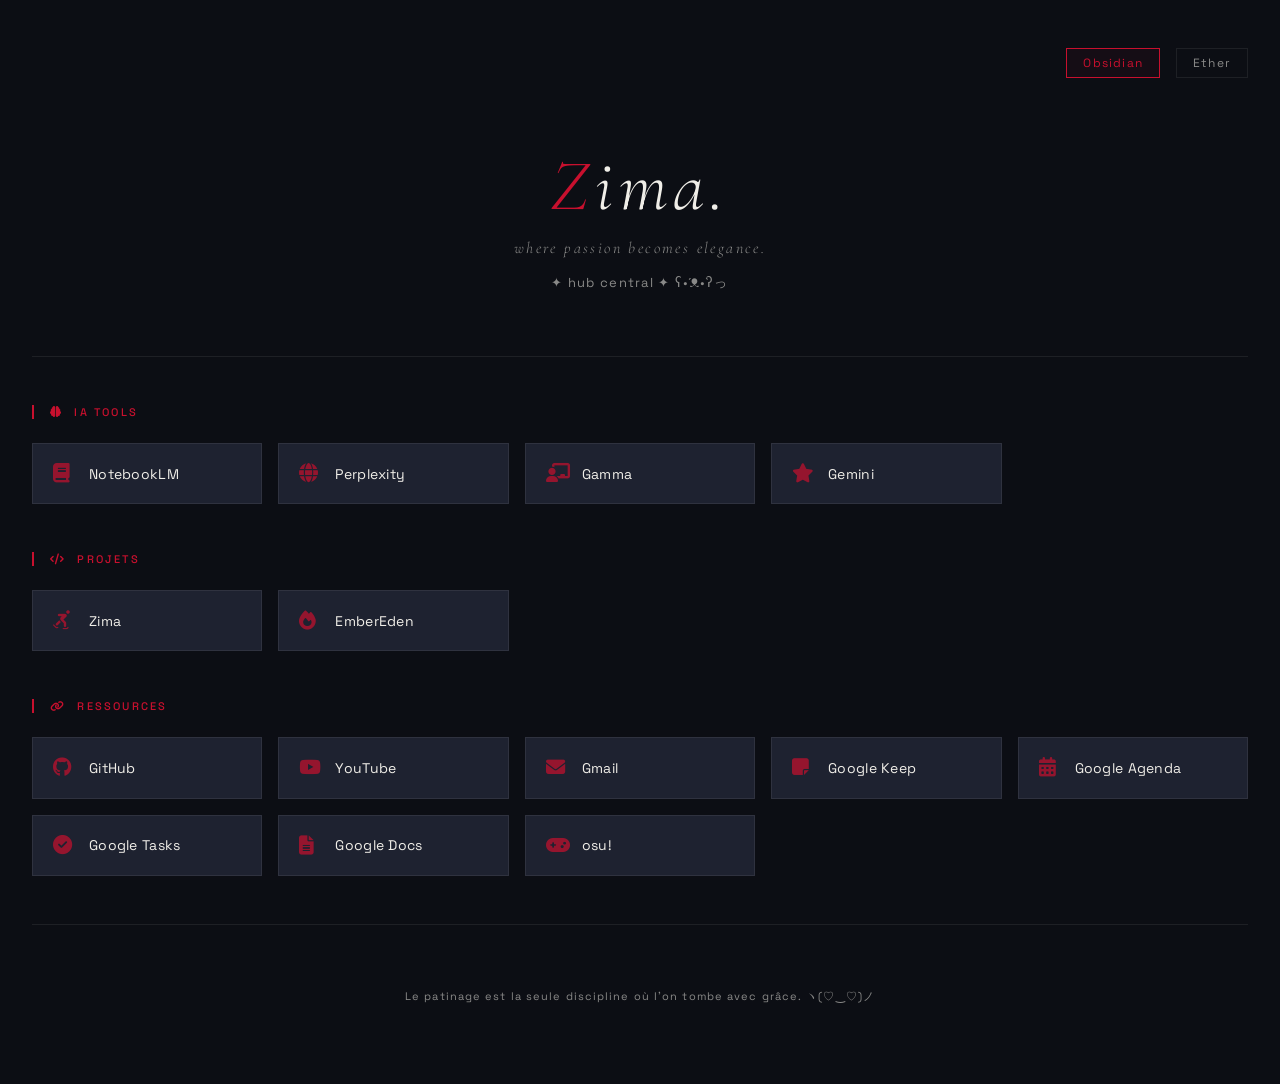
<file: Dashboard/index.html>
<!doctype html>
<html lang="fr">
  <head>
    <meta charset="UTF-8" />
    <meta name="viewport" content="width=device-width, initial-scale=1.0" />
    <title>Zima Hub · ʕ•́ᴥ•̀ʔっ</title>
    <link
      <!doctype html>
      <html lang="fr">
        <head>
          <meta charset="utf-8" />
          <meta name="viewport" content="width=device-width, initial-scale=1" />
          <title>Zima Hub · ʕ•́ᴥ•̀ʔっ</title>
          <link
            rel="icon"
            type="image/svg+xml"
            href="data:image/svg+xml,%3Csvg xmlns='http://www.w3.org/2000/svg' viewBox='0 0 100 100'%3E%3Crect width='100' height='100' fill='%230c0e14'/%3E%3Ctext x='50' y='68' font-family='Georgia, serif' font-style='italic' font-size='72' fill='%23c8102e' text-anchor='middle'%3EZ%3C/text%3E%3C/svg%3E"
          />
          <link
            rel="stylesheet"
            href="https://cdnjs.cloudflare.com/ajax/libs/font-awesome/6.5.1/css/all.min.css"
          />
          <link rel="stylesheet" href="css/dash.css" />
        </head>
        <body data-theme="obsidian">
          <div class="container">
            <div class="theme-switch">
              <button class="theme-btn active" data-theme-value="obsidian">Obsidian</button>
              <button class="theme-btn" data-theme-value="ether">Ether</button>
            </div>

            <header class="hub-header" role="banner">
              <h1><em>Z</em>ima.</h1>
              <h2>where passion becomes elegance.</h2>
              <p class="sub">✦ hub central ✦ ʕ•́ᴥ•̀ʔっ</p>
              <div id="status" class="status" aria-live="polite"></div>
            </header>

            <main>
              <section class="section" aria-labelledby="ia-title">
                <h3 id="ia-title" class="section-title"><i class="fas fa-brain"></i> IA tools</h3>
                <div class="grid">
                  <a href="https://notebooklm.google.com" target="_blank" rel="noopener" class="card">
                    <i class="fas fa-book"></i> NotebookLM
                  </a>
                  <a href="https://www.perplexity.ai" target="_blank" rel="noopener" class="card">
                    <i class="fas fa-globe"></i> Perplexity
                  </a>
                  <a href="https://gamma.app" target="_blank" rel="noopener" class="card">
                    <i class="fas fa-chalkboard-user"></i> Gamma
                  </a>
                  <a href="https://gemini.google.com" target="_blank" rel="noopener" class="card">
                    <i class="fas fa-star"></i> Gemini
                  </a>
                </div>
              </section>

              <section class="section" aria-labelledby="projets-title">
                <h3 id="projets-title" class="section-title"><i class="fas fa-code"></i> Projets</h3>
                <div class="grid">
                  <a href="https://zima-zeta.vercel.app/" target="_blank" rel="noopener" class="card"><i class="fas fa-person-skating"></i> Zima</a>
                  <a href="https://emberedensmp.strator.gg" target="_blank" rel="noopener" class="card"><i class="fas fa-fire"></i> EmberEden</a>
                </div>
              </section>

              <section class="section" aria-labelledby="ressources-title">
                <h3 id="ressources-title" class="section-title"><i class="fas fa-link"></i> Ressources</h3>
                <div class="grid">
                  <a href="https://github.com/Mish4ry" target="_blank" rel="noopener" class="card"><i class="fab fa-github"></i> GitHub</a>
                  <a href="https://www.youtube.com" target="_blank" rel="noopener" class="card"><i class="fab fa-youtube"></i> YouTube</a>
                  <a href="https://mail.google.com" target="_blank" rel="noopener" class="card"><i class="fas fa-envelope"></i> Gmail</a>
                  <a href="https://keep.google.com" target="_blank" rel="noopener" class="card"><i class="fas fa-sticky-note"></i> Google Keep</a>
                  <a href="https://calendar.google.com" target="_blank" rel="noopener" class="card"><i class="fas fa-calendar-alt"></i> Google Agenda</a>
                  <a href="https://tasks.google.com" target="_blank" rel="noopener" class="card"><i class="fas fa-check-circle"></i> Google Tasks</a>
                  <a href="https://docs.google.com/document/u/0/" target="_blank" rel="noopener" class="card"><i class="fas fa-file-alt"></i> Google Docs</a>
                  <a href="https://osu.ppy.sh/users/37847660" target="_blank" rel="noopener" class="card"><i class="fas fa-gamepad"></i> osu!</a>
                </div>
              </section>
            </main>

            <hr />
            <footer class="footer">Le patinage est la seule discipline où l'on tombe avec grâce. ヽ(♡‿♡)ノ</footer>
          </div>

          <script src="js/dah.js"></script>
          <script src="js/zima.js"></script>
        </body>
      </html>
      </div>
</file>
<file: Dashboard/css/dash.css>
@import url("https://fonts.googleapis.com/css2?family=Cormorant+Garamond:ital,wght@0,300;0,400;1,300;1,400&family=Space+Grotesk:wght@300;400;500&display=swap");

* {
  margin: 0;
  padding: 0;
  box-sizing: border-box;
}

:root {
  --font-display: "Cormorant Garamond", serif;
  --font-ui: "Space Grotesk", sans-serif;
}

:root,
[data-theme="obsidian"] {
  --bg-primary: #0c0e14;
  --bg-surface: #161920;
  --bg-card: #1e2230;
  --accent: #c8102e;
  --text-primary: #f0eee8;
  --text-secondary: rgba(240, 238, 232, 0.55);
  --border: rgba(240, 238, 232, 0.08);
}

body {
  background-color: var(--bg-primary);
  color: var(--text-primary);
  font-family: var(--font-ui);
  min-height: 100vh;
  padding: 3rem 2rem;
  transition:
    background-color 0.6s cubic-bezier(0.4, 0, 0.2, 1),
    color 0.6s cubic-bezier(0.4, 0, 0.2, 1);
}

.container {
  max-width: 1400px;
  margin: 0 auto;
}

.theme-switch {
  display: flex;
  justify-content: flex-end;
  gap: 1rem;
  margin-bottom: 2rem;
}

.theme-btn {
  background: transparent;
  border: 0.5px solid var(--border);
  padding: 6px 16px;
  font-family: var(--font-ui);
  font-size: 12px;
  letter-spacing: 0.1em;
  color: var(--text-secondary);
  cursor: pointer;
  transition: all 0.3s ease;
}

.theme-btn:hover {
  border-color: var(--accent);
  color: var(--accent);
}

.theme-btn.active {
  border-color: var(--accent);
  color: var(--accent);
  background: rgba(192, 16, 46, 0.05);
}

[data-theme="ether"] .theme-btn.active {
  background: rgba(155, 127, 212, 0.05);
}

[data-theme="lumine"] .theme-btn.active {
  background: rgba(184, 115, 51, 0.08);
}

/* Header */
.hub-header {
  text-align: center;
  padding: 2rem 0 4rem;
  border-bottom: 0.5px solid var(--border);
  margin-bottom: 3rem;
  transition: border-color 0.6s cubic-bezier(0.4, 0, 0.2, 1);
}

.hub-header h1 {
  font-family: var(--font-display);
  font-size: 72px;
  font-weight: 300;
  font-style: italic;
  letter-spacing: 0.08em;
  transition: color 0.6s cubic-bezier(0.4, 0, 0.2, 1);
}

.hub-header h1 em {
  color: var(--accent);
  font-style: italic;
  transition: color 0.6s cubic-bezier(0.4, 0, 0.2, 1);
}

.hub-header h2 {
  font-family: var(--font-display);
  font-style: italic;
  font-weight: 300;
  font-size: 16px;
  letter-spacing: 0.15em;
  color: var(--text-secondary);
  margin-top: 0.5rem;
  transition: color 0.6s cubic-bezier(0.4, 0, 0.2, 1);
}

.hub-header p {
  font-size: 13px;
  letter-spacing: 0.1em;
  color: var(--text-secondary);
  margin-top: 1rem;
  transition: color 0.6s cubic-bezier(0.4, 0, 0.2, 1);
}

/* Sections */
.section {
  margin-bottom: 3rem;
}

.section-title {
  font-family: var(--font-ui);
  font-size: 11px;
  font-weight: 500;
  letter-spacing: 0.2em;
  color: var(--accent);
  text-transform: uppercase;
  margin-bottom: 1.5rem;
  border-left: 2px solid var(--accent);
  padding-left: 1rem;
  transition:
    color 0.6s cubic-bezier(0.4, 0, 0.2, 1),
    border-left-color 0.6s cubic-bezier(0.4, 0, 0.2, 1);
}

.section-title i {
  margin-right: 6px;
  transition: color 0.6s cubic-bezier(0.4, 0, 0.2, 1);
}

/* Grid */
.grid {
  display: grid;
  grid-template-columns: repeat(auto-fill, minmax(200px, 1fr));
  gap: 1rem;
}

/* Cards */
.card {
  background: var(--bg-card);
  border: 0.5px solid var(--border);
  padding: 1.25rem;
  text-decoration: none;
  color: var(--text-primary);
  font-family: var(--font-ui);
  font-size: 14px;
  font-weight: 400;
  letter-spacing: 0.02em;
  transition: all 0.4s cubic-bezier(0.4, 0, 0.2, 1);
  display: flex;
  align-items: center;
  gap: 12px;
  cursor: pointer;
}

.card i {
  font-size: 1.2rem;
  width: 24px;
  color: var(--accent);
  opacity: 0.7;
  transition:
    color 0.6s cubic-bezier(0.4, 0, 0.2, 1),
    opacity 0.2s;
}

.card:hover {
  border-color: var(--accent);
  color: var(--accent);
  transform: translateY(-2px);
}

.card:hover i {
  opacity: 1;
}

/* Footer */
hr {
  border: none;
  border-top: 0.5px solid var(--border);
  margin: 2rem 0;
  transition: border-color 0.6s cubic-bezier(0.4, 0, 0.2, 1);
}

.footer {
  text-align: center;
  font-size: 11px;
  letter-spacing: 0.1em;
  color: var(--text-secondary);
  padding: 2rem 0;
  transition: color 0.6s cubic-bezier(0.4, 0, 0.2, 1);
}

/* ============================================
   THEMES
   ============================================ */

[data-theme="obsidian"] {
  --bg-primary: #0c0e14;
  --bg-surface: #161920;
  --bg-card: #1e2230;
  --accent: #c8102e;
  --text-primary: #f0eee8;
  --text-secondary: rgba(240, 238, 232, 0.55);
  --border: rgba(240, 238, 232, 0.08);
}

[data-theme="ether"] {
  --bg-primary: #1a1525;
  --bg-surface: #231d35;
  --bg-card: #2e2748;
  --accent: #9b7fd4;
  --text-primary: #ede8f5;
  --text-secondary: rgba(237, 232, 245, 0.55);
  --border: rgba(237, 232, 245, 0.08);
}

[data-theme="lumine"] {
  --bg-primary: #f5f3ef;
  --bg-surface: #ffffff;
  --bg-card: #ffffff;
  --accent: #b87333;
  --text-primary: #2c3e2f;
  --text-secondary: #8ba08b;
  --border: #e2e8e2;
}

/* ============================================
   AVATAR ZIMA AVEC IMAGE
   ============================================ */

.zima-avatar {
  position: fixed;
  bottom: 20px;
  right: 20px;
  z-index: 1000;
  width: 70px;
  height: 70px;
  filter: drop-shadow(0 4px 12px rgba(0, 0, 0, 0.15));
  transition: filter 0.3s ease;
}

.zima-avatar-img {
  width: 100%;
  height: 100%;
  object-fit: contain;
  border-radius: 50%;
  background: var(--bg-card);
  padding: 4px;
}

[data-theme="ether"] .zima-avatar {
  filter: drop-shadow(0 4px 12px rgba(155, 127, 212, 0.3));
}

[data-theme="lumine"] .zima-avatar {
  filter: drop-shadow(0 4px 12px rgba(184, 115, 51, 0.2));
}

/* Responsive */
@media (max-width: 600px) {
  body {
    padding: 1.5rem;
  }
  .hub-header h1 {
    font-size: 48px;
  }
  .grid {
    grid-template-columns: 1fr;
  }
  .zima-avatar {
    width: 55px;
    height: 55px;
    bottom: 12px;
    right: 12px;
  }
}
</file>
